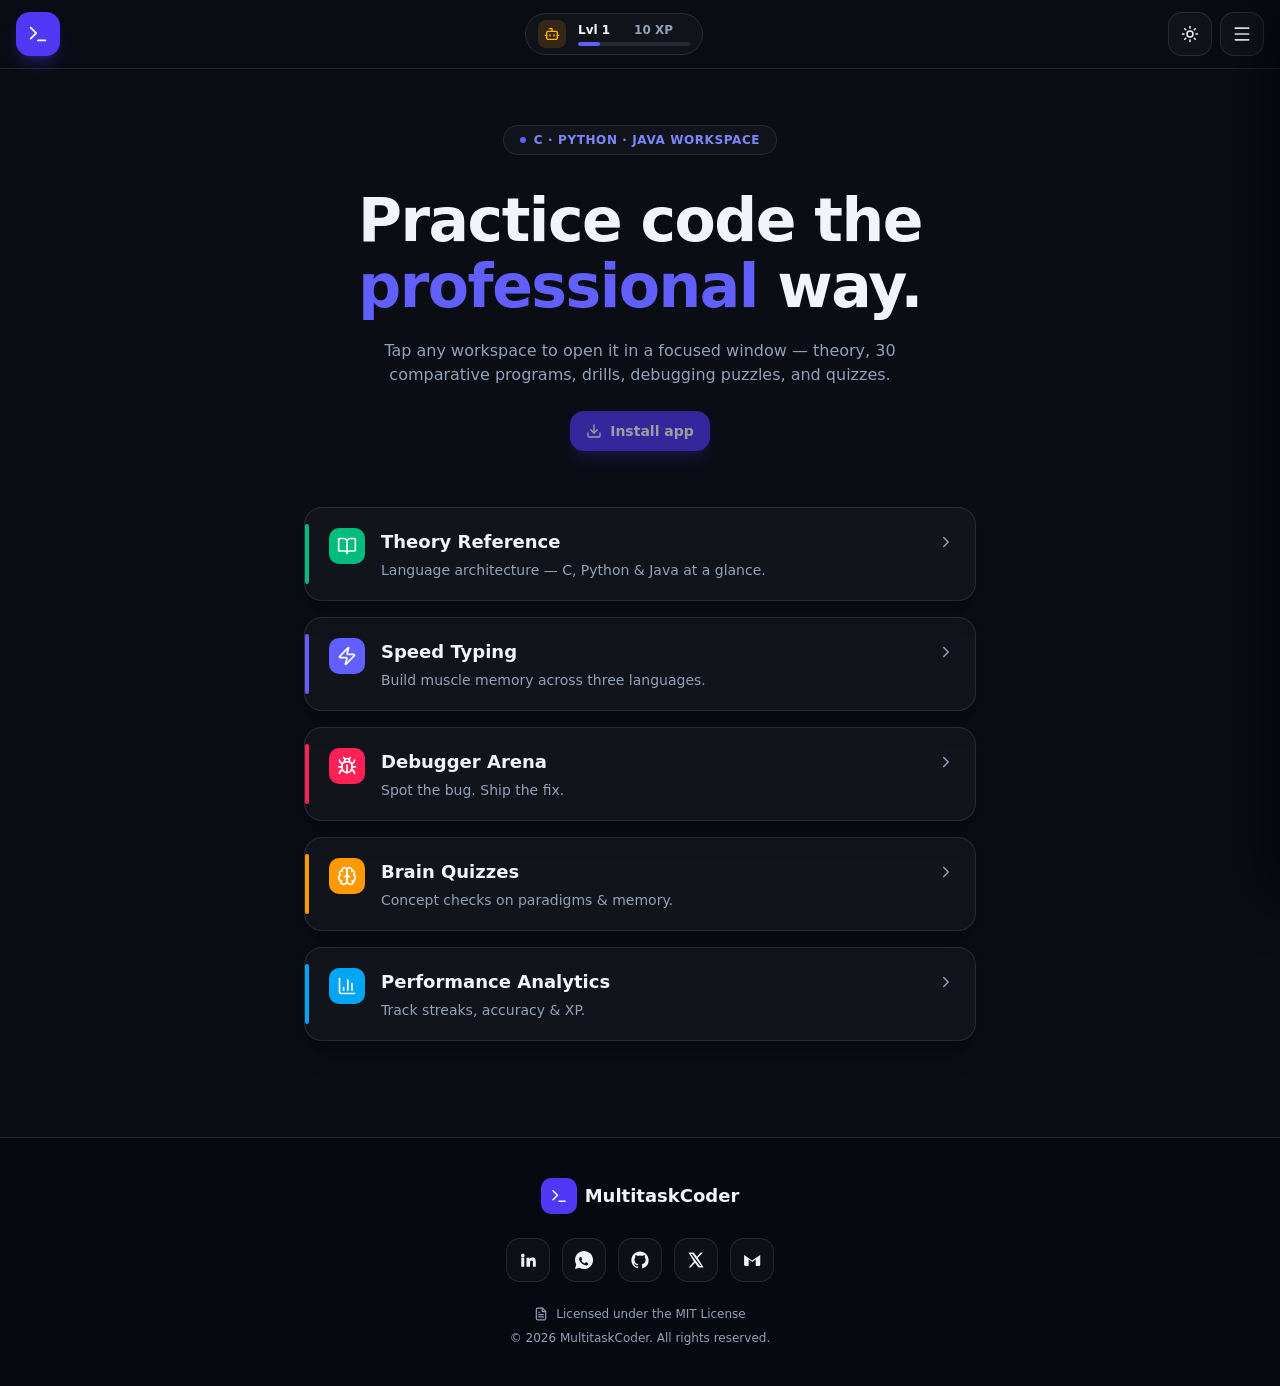
<file: index.html>
<!DOCTYPE html>
<html lang="en" class="dark">
<head>
  <meta charset="utf-8">
  <meta name="viewport" content="width=device-width, initial-scale=1">
  <title>MultitaskCoder — Practice C, Python &amp; Java</title>

  <meta name="description" content="A gamified workspace with 30 comparative programs, theory, typing drills, debugging puzzles, and quizzes across C, Python, and Java.">
  <meta name="theme-color" content="#4f46e5">

  <!-- PWA / iOS home-screen -->
  <meta name="apple-mobile-web-app-capable" content="yes">
  <meta name="apple-mobile-web-app-status-bar-style" content="black-translucent">
  <meta name="apple-mobile-web-app-title" content="MultitaskCoder">
  <link rel="manifest" href="./manifest.webmanifest">
  <link rel="icon" href="./assets/icons/favicon.ico" type="image/x-icon">
  <link rel="apple-touch-icon" href="./assets/icons/icon-192.png">

  <!-- Open Graph / Twitter (absolute URL required by the spec for social-media crawlers) -->
  <meta property="og:type" content="website">
  <meta property="og:title" content="MultitaskCoder — Practice C, Python &amp; Java">
  <meta property="og:description" content="A gamified workspace with 30 comparative programs, theory, typing drills, debugging puzzles, and quizzes across C, Python, and Java.">
  <meta property="og:image" content="https://pub-bb2e103a32db4e198524a2e9ed8f35b4.r2.dev/af7c9cf9-385e-4282-8b02-63d2bfdb34aa/id-preview-4fb9316d--4d228330-1f80-40c3-a4d7-594344d08f3d.lovable.app-1783873133806.png">
  <meta name="twitter:card" content="summary_large_image">
  <meta name="twitter:title" content="MultitaskCoder — Practice C, Python &amp; Java">
  <meta name="twitter:description" content="A gamified workspace with 30 comparative programs, theory, typing drills, debugging puzzles, and quizzes across C, Python, and Java.">
  <meta name="twitter:image" content="https://pub-bb2e103a32db4e198524a2e9ed8f35b4.r2.dev/af7c9cf9-385e-4282-8b02-63d2bfdb34aa/id-preview-4fb9316d--4d228330-1f80-40c3-a4d7-594344d08f3d.lovable.app-1783873133806.png">

  <link rel="stylesheet" href="./style.css">
</head>
<body>
  <div id="pageLoader" class="page-loader" aria-hidden="true">
    <div class="page-loader-inner">
      <div class="page-loader-logo">
        <svg xmlns="http://www.w3.org/2000/svg" width="24" height="24" viewBox="0 0 24 24" fill="none" stroke="currentColor" stroke-width="2" stroke-linecap="round" stroke-linejoin="round" aria-hidden="true">
          <path d="M12 19h8"></path>
          <path d="m4 17 6-6-6-6"></path>
        </svg>
      </div>
      <div class="page-loader-spinner"></div>
      <p class="page-loader-text">MultitaskCoder</p>
    </div>
  </div>
  <div class="min-h-screen bg-[#0a0d14] text-slate-100 transition-colors surface-page">
    <header class="sticky top-0 z-40 flex items-center justify-between gap-3 px-4 py-3 backdrop-blur-xl border-b bg-[#0a0d14]/80 border-white/10 surface-panel">
      <a href="./index.html" class="flex h-11 w-11 items-center justify-center rounded-xl bg-indigo-600 text-white shadow-lg shadow-indigo-600/30 logo-3d" aria-label="MultitaskCoder home">
        <svg xmlns="http://www.w3.org/2000/svg" width="22" height="22" viewBox="0 0 24 24" fill="none" stroke="currentColor" stroke-width="2" stroke-linecap="round" stroke-linejoin="round" class="lucide lucide-terminal" aria-hidden="true">
          <path d="M12 19h8"></path>
          <path d="m4 17 6-6-6-6"></path>
        </svg>
      </a>
      <div class="flex items-center gap-3 rounded-full border px-3 py-1.5 bg-white/[0.03] border-white/10 surface-panel">
        <div class="flex h-7 w-7 items-center justify-center rounded-md bg-amber-500/15 text-amber-400">
          <svg xmlns="http://www.w3.org/2000/svg" width="16" height="16" viewBox="0 0 24 24" fill="none" stroke="currentColor" stroke-width="2" stroke-linecap="round" stroke-linejoin="round" class="lucide lucide-bot" aria-hidden="true">
            <path d="M12 8V4H8"></path>
            <rect width="16" height="12" x="4" y="8" rx="2"></rect>
            <path d="M2 14h2"></path>
            <path d="M20 14h2"></path>
            <path d="M15 13v2"></path>
            <path d="M9 13v2"></path>
          </svg>
        </div>
        <div class="flex flex-col leading-none">
          <div class="flex items-center gap-6 text-xs font-semibold">
            <span id="levelLabel">Lvl 1</span>
            <span id="xpLabel" class="text-slate-400 text-muted">10 XP</span>
          </div>
          <div class="mt-1 h-1 w-28 overflow-hidden rounded-full bg-white/10">
            <div id="xpBar" class="h-full w-1/5 rounded-full bg-indigo-500 xp-bar-fill"></div>
          </div>
        </div>
      </div>
      <div class="flex items-center gap-2">
        <button id="themeToggleBtn" aria-label="Toggle theme" class="flex h-11 w-11 items-center justify-center rounded-xl border bg-white/[0.03] border-white/10 surface-panel btn-3d">
          <svg xmlns="http://www.w3.org/2000/svg" width="18" height="18" viewBox="0 0 24 24" fill="none" stroke="currentColor" stroke-width="2" stroke-linecap="round" stroke-linejoin="round" class="lucide lucide-sun" aria-hidden="true" id="themeIcon">
            <circle cx="12" cy="12" r="4"></circle>
            <path d="M12 2v2"></path>
            <path d="M12 20v2"></path>
            <path d="m4.93 4.93 1.41 1.41"></path>
            <path d="m17.66 17.66 1.41 1.41"></path>
            <path d="M2 12h2"></path>
            <path d="M20 12h2"></path>
            <path d="m6.34 17.66-1.41 1.41"></path>
            <path d="m19.07 4.93-1.41 1.41"></path>
          </svg>
        </button>
        <button id="menuToggleBtn" aria-label="Open menu" aria-expanded="false" class="flex h-11 w-11 items-center justify-center rounded-xl border bg-white/[0.03] border-white/10 surface-panel btn-3d">
          <svg xmlns="http://www.w3.org/2000/svg" width="20" height="20" viewBox="0 0 24 24" fill="none" stroke="currentColor" stroke-width="2" stroke-linecap="round" stroke-linejoin="round" class="lucide lucide-menu" aria-hidden="true">
            <path d="M4 5h16"></path>
            <path d="M4 12h16"></path>
            <path d="M4 19h16"></path>
          </svg>
        </button>
      </div>
    </header>

    <!-- Slide-in navigation drawer (added: menu button now opens this) -->
    <div id="navOverlay" class="nav-overlay"></div>
    <nav id="navDrawer" class="nav-drawer surface-panel" aria-label="Site navigation">
      <div class="nav-drawer-head">
        <span class="nav-drawer-title">Menu</span>
        <button id="navCloseBtn" class="btn-3d nav-close-btn" aria-label="Close menu">&times;</button>
      </div>
      <a href="./index.html" class="nav-drawer-link">Home</a>
      <a href="./pages/theory.html" class="nav-drawer-link">Theory Reference</a>
      <a href="./pages/typing.html" class="nav-drawer-link">Speed Typing</a>
      <a href="./pages/debugger.html" class="nav-drawer-link">Debugger Arena</a>
      <a href="./pages/quizzes.html" class="nav-drawer-link">Brain Quizzes</a>
      <a href="./pages/analytics.html" class="nav-drawer-link">Performance Analytics</a>
    </nav>

    <main class="relative px-6 pt-14 pb-16 text-center">
      <div class="relative mx-auto inline-flex items-center gap-2 rounded-full border px-4 py-1.5 text-xs font-semibold uppercase tracking-wider text-indigo-400 bg-white/[0.03] border-white/10 surface-panel entrance-1">
        <span class="h-1.5 w-1.5 rounded-full bg-indigo-500 animate-pulse"></span>
        C · Python · Java Workspace
      </div>
      <h1 class="mx-auto mt-8 max-w-3xl text-4xl font-bold leading-[1.1] tracking-tight sm:text-6xl entrance-2">Practice code the <span class="text-indigo-500">professional</span> way.</h1>
      <p class="mx-auto mt-5 max-w-xl text-base text-slate-400 text-muted entrance-3">Tap any workspace to open it in a focused window — theory, 30 comparative programs, drills, debugging puzzles, and quizzes.</p>
      <button id="installAppBtn" class="mt-6 inline-flex items-center gap-2 rounded-xl bg-indigo-600 px-4 py-2.5 text-sm font-semibold text-white shadow-lg shadow-indigo-600/30 hover:bg-indigo-500 disabled:opacity-60 btn-3d entrance-4">
        <svg xmlns="http://www.w3.org/2000/svg" width="16" height="16" viewBox="0 0 24 24" fill="none" stroke="currentColor" stroke-width="2" stroke-linecap="round" stroke-linejoin="round" class="lucide lucide-download" aria-hidden="true">
          <path d="M12 15V3"></path>
          <path d="M21 15v4a2 2 0 0 1-2 2H5a2 2 0 0 1-2-2v-4"></path>
          <path d="m7 10 5 5 5-5"></path>
        </svg>
        <!-- -->
        Install app
      </button>
      <section class="mx-auto mt-14 grid max-w-2xl gap-4 text-left">
        <a href="./pages/theory.html" class="workspace-card surface-panel group relative overflow-hidden rounded-2xl border p-5 pl-6 text-left shadow-xl shadow-black/20 transition hover:-translate-y-0.5 hover:ring-2 ring-emerald-500/40 bg-white/[0.03] border-white/10 entrance-card-1">
          <span class="absolute inset-y-4 left-0 w-1 rounded-full bg-emerald-500"></span>
          <div class="flex items-start gap-4">
            <div class="rounded-lg p-2 text-white bg-emerald-500">
              <svg xmlns="http://www.w3.org/2000/svg" width="20" height="20" viewBox="0 0 24 24" fill="none" stroke="currentColor" stroke-width="2" stroke-linecap="round" stroke-linejoin="round" class="lucide lucide-book-open" aria-hidden="true">
                <path d="M12 7v14"></path>
                <path d="M3 18a1 1 0 0 1-1-1V4a1 1 0 0 1 1-1h5a4 4 0 0 1 4 4 4 4 0 0 1 4-4h5a1 1 0 0 1 1 1v13a1 1 0 0 1-1 1h-6a3 3 0 0 0-3 3 3 3 0 0 0-3-3z"></path>
              </svg>
            </div>
            <div class="min-w-0 flex-1">
              <div class="flex items-center justify-between gap-3">
                <h2 class="text-lg font-bold">Theory Reference</h2>
                <svg xmlns="http://www.w3.org/2000/svg" width="18" height="18" viewBox="0 0 24 24" fill="none" stroke="currentColor" stroke-width="2" stroke-linecap="round" stroke-linejoin="round" class="lucide lucide-chevron-right text-slate-400 transition group-hover:translate-x-0.5" aria-hidden="true">
                  <path d="m9 18 6-6-6-6"></path>
                </svg>
              </div>
              <p class="mt-1 text-sm text-slate-400 text-muted">Language architecture — C, Python &amp; Java at a glance.</p>
            </div>
          </div>
        </a>
        <a href="./pages/typing.html" class="workspace-card surface-panel group relative overflow-hidden rounded-2xl border p-5 pl-6 text-left shadow-xl shadow-black/20 transition hover:-translate-y-0.5 hover:ring-2 ring-indigo-500/40 bg-white/[0.03] border-white/10 entrance-card-2">
          <span class="absolute inset-y-4 left-0 w-1 rounded-full bg-indigo-500"></span>
          <div class="flex items-start gap-4">
            <div class="rounded-lg p-2 text-white bg-indigo-500">
              <svg xmlns="http://www.w3.org/2000/svg" width="20" height="20" viewBox="0 0 24 24" fill="none" stroke="currentColor" stroke-width="2" stroke-linecap="round" stroke-linejoin="round" class="lucide lucide-zap" aria-hidden="true">
                <path d="M4 14a1 1 0 0 1-.78-1.63l9.9-10.2a.5.5 0 0 1 .86.46l-1.92 6.02A1 1 0 0 0 13 10h7a1 1 0 0 1 .78 1.63l-9.9 10.2a.5.5 0 0 1-.86-.46l1.92-6.02A1 1 0 0 0 11 14z"></path>
              </svg>
            </div>
            <div class="min-w-0 flex-1">
              <div class="flex items-center justify-between gap-3">
                <h2 class="text-lg font-bold">Speed Typing</h2>
                <svg xmlns="http://www.w3.org/2000/svg" width="18" height="18" viewBox="0 0 24 24" fill="none" stroke="currentColor" stroke-width="2" stroke-linecap="round" stroke-linejoin="round" class="lucide lucide-chevron-right text-slate-400 transition group-hover:translate-x-0.5" aria-hidden="true">
                  <path d="m9 18 6-6-6-6"></path>
                </svg>
              </div>
              <p class="mt-1 text-sm text-slate-400 text-muted">Build muscle memory across three languages.</p>
            </div>
          </div>
        </a>
        <a href="./pages/debugger.html" class="workspace-card surface-panel group relative overflow-hidden rounded-2xl border p-5 pl-6 text-left shadow-xl shadow-black/20 transition hover:-translate-y-0.5 hover:ring-2 ring-rose-500/40 bg-white/[0.03] border-white/10 entrance-card-3">
          <span class="absolute inset-y-4 left-0 w-1 rounded-full bg-rose-500"></span>
          <div class="flex items-start gap-4">
            <div class="rounded-lg p-2 text-white bg-rose-500">
              <svg xmlns="http://www.w3.org/2000/svg" width="20" height="20" viewBox="0 0 24 24" fill="none" stroke="currentColor" stroke-width="2" stroke-linecap="round" stroke-linejoin="round" class="lucide lucide-bug" aria-hidden="true">
                <path d="M12 20v-9"></path>
                <path d="M14 7a4 4 0 0 1 4 4v3a6 6 0 0 1-12 0v-3a4 4 0 0 1 4-4z"></path>
                <path d="M14.12 3.88 16 2"></path>
                <path d="M21 21a4 4 0 0 0-3.81-4"></path>
                <path d="M21 5a4 4 0 0 1-3.55 3.97"></path>
                <path d="M22 13h-4"></path>
                <path d="M3 21a4 4 0 0 1 3.81-4"></path>
                <path d="M3 5a4 4 0 0 0 3.55 3.97"></path>
                <path d="M6 13H2"></path>
                <path d="m8 2 1.88 1.88"></path>
                <path d="M9 7.13V6a3 3 0 1 1 6 0v1.13"></path>
              </svg>
            </div>
            <div class="min-w-0 flex-1">
              <div class="flex items-center justify-between gap-3">
                <h2 class="text-lg font-bold">Debugger Arena</h2>
                <svg xmlns="http://www.w3.org/2000/svg" width="18" height="18" viewBox="0 0 24 24" fill="none" stroke="currentColor" stroke-width="2" stroke-linecap="round" stroke-linejoin="round" class="lucide lucide-chevron-right text-slate-400 transition group-hover:translate-x-0.5" aria-hidden="true">
                  <path d="m9 18 6-6-6-6"></path>
                </svg>
              </div>
              <p class="mt-1 text-sm text-slate-400 text-muted">Spot the bug. Ship the fix.</p>
            </div>
          </div>
        </a>
        <a href="./pages/quizzes.html" class="workspace-card surface-panel group relative overflow-hidden rounded-2xl border p-5 pl-6 text-left shadow-xl shadow-black/20 transition hover:-translate-y-0.5 hover:ring-2 ring-amber-500/40 bg-white/[0.03] border-white/10 entrance-card-4">
          <span class="absolute inset-y-4 left-0 w-1 rounded-full bg-amber-500"></span>
          <div class="flex items-start gap-4">
            <div class="rounded-lg p-2 text-white bg-amber-500">
              <svg xmlns="http://www.w3.org/2000/svg" width="20" height="20" viewBox="0 0 24 24" fill="none" stroke="currentColor" stroke-width="2" stroke-linecap="round" stroke-linejoin="round" class="lucide lucide-brain" aria-hidden="true">
                <path d="M12 18V5"></path>
                <path d="M15 13a4.17 4.17 0 0 1-3-4 4.17 4.17 0 0 1-3 4"></path>
                <path d="M17.598 6.5A3 3 0 1 0 12 5a3 3 0 1 0-5.598 1.5"></path>
                <path d="M17.997 5.125a4 4 0 0 1 2.526 5.77"></path>
                <path d="M18 18a4 4 0 0 0 2-7.464"></path>
                <path d="M19.967 17.483A4 4 0 1 1 12 18a4 4 0 1 1-7.967-.517"></path>
                <path d="M6 18a4 4 0 0 1-2-7.464"></path>
                <path d="M6.003 5.125a4 4 0 0 0-2.526 5.77"></path>
              </svg>
            </div>
            <div class="min-w-0 flex-1">
              <div class="flex items-center justify-between gap-3">
                <h2 class="text-lg font-bold">Brain Quizzes</h2>
                <svg xmlns="http://www.w3.org/2000/svg" width="18" height="18" viewBox="0 0 24 24" fill="none" stroke="currentColor" stroke-width="2" stroke-linecap="round" stroke-linejoin="round" class="lucide lucide-chevron-right text-slate-400 transition group-hover:translate-x-0.5" aria-hidden="true">
                  <path d="m9 18 6-6-6-6"></path>
                </svg>
              </div>
              <p class="mt-1 text-sm text-slate-400 text-muted">Concept checks on paradigms &amp; memory.</p>
            </div>
          </div>
        </a>
        <a href="./pages/analytics.html" class="workspace-card surface-panel group relative overflow-hidden rounded-2xl border p-5 pl-6 text-left shadow-xl shadow-black/20 transition hover:-translate-y-0.5 hover:ring-2 ring-sky-500/40 bg-white/[0.03] border-white/10 entrance-card-5">
          <span class="absolute inset-y-4 left-0 w-1 rounded-full bg-sky-500"></span>
          <div class="flex items-start gap-4">
            <div class="rounded-lg p-2 text-white bg-sky-500">
              <svg xmlns="http://www.w3.org/2000/svg" width="20" height="20" viewBox="0 0 24 24" fill="none" stroke="currentColor" stroke-width="2" stroke-linecap="round" stroke-linejoin="round" class="lucide lucide-chart-column" aria-hidden="true">
                <path d="M3 3v16a2 2 0 0 0 2 2h16"></path>
                <path d="M18 17V9"></path>
                <path d="M13 17V5"></path>
                <path d="M8 17v-3"></path>
              </svg>
            </div>
            <div class="min-w-0 flex-1">
              <div class="flex items-center justify-between gap-3">
                <h2 class="text-lg font-bold">Performance Analytics</h2>
                <svg xmlns="http://www.w3.org/2000/svg" width="18" height="18" viewBox="0 0 24 24" fill="none" stroke="currentColor" stroke-width="2" stroke-linecap="round" stroke-linejoin="round" class="lucide lucide-chevron-right text-slate-400 transition group-hover:translate-x-0.5" aria-hidden="true">
                  <path d="m9 18 6-6-6-6"></path>
                </svg>
              </div>
              <p class="mt-1 text-sm text-slate-400 text-muted">Track streaks, accuracy &amp; XP.</p>
            </div>
          </div>
        </a>
      </section>
    </main>
    <footer class="mt-8 border-t px-6 py-10 border-white/10 bg-[#070911] surface-footer">
      <div class="mx-auto flex max-w-2xl flex-col items-center gap-6 text-center">
        <div class="flex items-center gap-2">
          <div class="flex h-9 w-9 items-center justify-center rounded-lg bg-indigo-600 text-white">
            <svg xmlns="http://www.w3.org/2000/svg" width="18" height="18" viewBox="0 0 24 24" fill="none" stroke="currentColor" stroke-width="2" stroke-linecap="round" stroke-linejoin="round" class="lucide lucide-terminal" aria-hidden="true">
              <path d="M12 19h8"></path>
              <path d="m4 17 6-6-6-6"></path>
            </svg>
          </div>
          <span class="text-lg font-bold">MultitaskCoder</span>
        </div>
        <div class="flex flex-wrap items-center justify-center gap-3">
          <a href="https://www.linkedin.com/" target="_blank" rel="noopener noreferrer" aria-label="LinkedIn" class="flex h-11 w-11 items-center justify-center rounded-xl border transition hover:scale-105 bg-white/[0.03] border-white/10 surface-panel btn-3d">
            <svg width="18" height="18" viewBox="0 0 24 24" fill="currentColor" aria-hidden="true">
              <path d="M4.98 3.5a2.5 2.5 0 11.02 5 2.5 2.5 0 01-.02-5zM3 9h4v12H3V9zm7 0h3.8v1.7h.05c.53-.95 1.83-1.95 3.77-1.95 4.03 0 4.78 2.65 4.78 6.1V21H18.6v-5.35c0-1.28-.02-2.93-1.78-2.93-1.78 0-2.05 1.4-2.05 2.84V21H10V9z"></path>
            </svg>
          </a>
          <a href="https://wa.me/" target="_blank" rel="noopener noreferrer" aria-label="WhatsApp" class="flex h-11 w-11 items-center justify-center rounded-xl border transition hover:scale-105 bg-white/[0.03] border-white/10 surface-panel btn-3d">
            <svg width="18" height="18" viewBox="0 0 24 24" fill="currentColor" aria-hidden="true">
              <path d="M20.52 3.48A11.9 11.9 0 0012.03 0C5.4 0 .03 5.37.03 12c0 2.11.55 4.17 1.6 5.98L0 24l6.18-1.62A11.98 11.98 0 0012.03 24c6.63 0 12-5.37 12-12 0-3.2-1.25-6.21-3.5-8.52zm-3.12 14.32c-.24.68-1.42 1.32-1.99 1.4-.51.08-1.16.11-1.87-.12-.44-.14-.99-.32-1.7-.63-2.98-1.29-4.93-4.29-5.08-4.49-.15-.2-1.22-1.62-1.22-3.08s.77-2.19 1.04-2.48c.27-.3.59-.37.79-.37h.56c.18 0 .42-.08.66.5.24.58.83 2.04.9 2.18.07.15.12.32.02.52-.09.2-.14.32-.29.49-.15.17-.31.39-.44.52-.15.15-.3.31-.13.6.17.29.76 1.25 1.63 2.03 1.12 1 2.07 1.32 2.36 1.46.29.15.47.13.64-.07.18-.2.74-.87.94-1.16.19-.29.39-.24.66-.14.27.1 1.72.81 2.01.96.29.14.49.21.56.34.07.13.07.72-.17 1.4z"></path>
            </svg>
          </a>
          <a href="https://github.com/" target="_blank" rel="noopener noreferrer" aria-label="GitHub" class="flex h-11 w-11 items-center justify-center rounded-xl border transition hover:scale-105 bg-white/[0.03] border-white/10 surface-panel btn-3d">
            <svg width="18" height="18" viewBox="0 0 24 24" fill="currentColor" aria-hidden="true">
              <path d="M12 .5C5.65.5.5 5.65.5 12a11.5 11.5 0 007.86 10.92c.58.11.79-.25.79-.56v-2c-3.2.7-3.87-1.37-3.87-1.37-.52-1.33-1.28-1.68-1.28-1.68-1.05-.72.08-.7.08-.7 1.16.08 1.77 1.2 1.77 1.2 1.03 1.77 2.7 1.26 3.36.96.1-.75.4-1.26.73-1.55-2.55-.29-5.24-1.28-5.24-5.7 0-1.26.45-2.29 1.19-3.1-.12-.3-.52-1.48.11-3.08 0 0 .97-.31 3.18 1.18a11 11 0 015.8 0c2.2-1.49 3.17-1.18 3.17-1.18.63 1.6.23 2.78.11 3.08.74.81 1.19 1.84 1.19 3.1 0 4.43-2.7 5.4-5.26 5.69.41.36.77 1.06.77 2.14v3.17c0 .31.21.68.8.56A11.5 11.5 0 0023.5 12C23.5 5.65 18.35.5 12 .5z"></path>
            </svg>
          </a>
          <a href="https://twitter.com/" target="_blank" rel="noopener noreferrer" aria-label="Twitter" class="flex h-11 w-11 items-center justify-center rounded-xl border transition hover:scale-105 bg-white/[0.03] border-white/10 surface-panel btn-3d">
            <svg width="18" height="18" viewBox="0 0 24 24" fill="currentColor" aria-hidden="true">
              <path d="M18.244 2H21l-6.52 7.45L22 22h-6.75l-4.72-6.17L4.98 22H2.22l6.97-7.96L2 2h6.91l4.27 5.65L18.24 2zm-1.18 18h1.87L7.03 4H5.03l12.03 16z"></path>
            </svg>
          </a>
          <a href="mailto:hello@example.com" target="_blank" rel="noopener noreferrer" aria-label="Gmail" class="flex h-11 w-11 items-center justify-center rounded-xl border transition hover:scale-105 bg-white/[0.03] border-white/10 surface-panel btn-3d">
            <svg width="18" height="18" viewBox="0 0 24 24" fill="currentColor" aria-hidden="true">
              <path d="M12 12.7L1.5 5.3V18a2 2 0 002 2h4V11l5 3.5L17 11v9h4a2 2 0 002-2V5.3L12 12.7z"></path>
            </svg>
          </a>
        </div>
        <div class="flex flex-col items-center gap-2 text-xs text-slate-400 text-muted">
          <div class="flex items-center gap-2">
            <svg xmlns="http://www.w3.org/2000/svg" width="14" height="14" viewBox="0 0 24 24" fill="none" stroke="currentColor" stroke-width="2" stroke-linecap="round" stroke-linejoin="round" class="lucide lucide-file-text" aria-hidden="true">
              <path d="M6 22a2 2 0 0 1-2-2V4a2 2 0 0 1 2-2h8a2.4 2.4 0 0 1 1.704.706l3.588 3.588A2.4 2.4 0 0 1 20 8v12a2 2 0 0 1-2 2z"></path>
              <path d="M14 2v5a1 1 0 0 0 1 1h5"></path>
              <path d="M10 9H8"></path>
              <path d="M16 13H8"></path>
              <path d="M16 17H8"></path>
            </svg>
            <span>Licensed under the MIT License</span>
          </div>
          <span>© <!-- -->2026<!-- --> MultitaskCoder. All rights reserved.</span>
        </div>
      </div>
    </footer>
  </div>
  <script src="./script.js"></script>
</body>
</html>
</file>
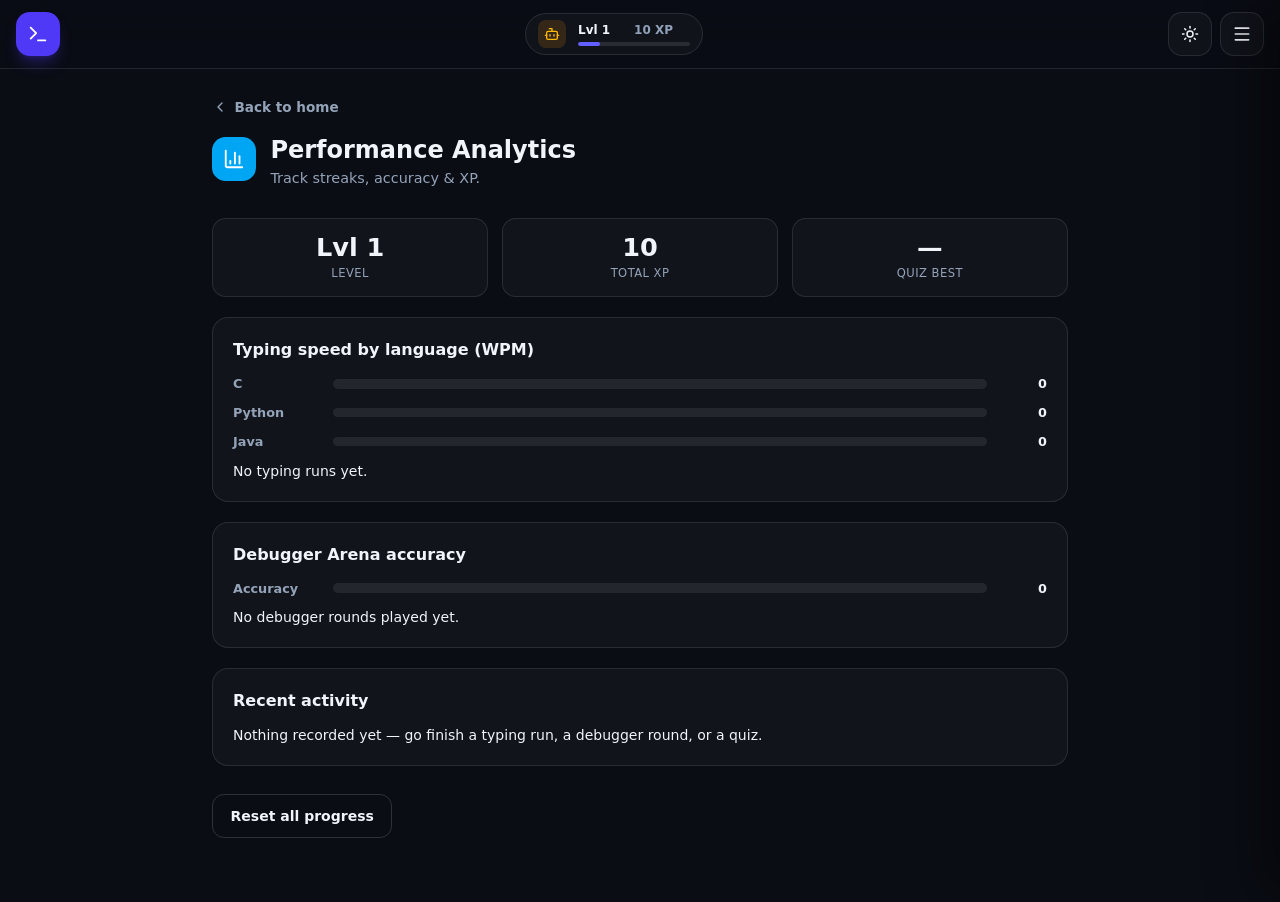
<file: pages/analytics.html>
<!DOCTYPE html>
<html lang="en" class="dark">
<head>
  <meta charset="utf-8">
  <meta name="viewport" content="width=device-width, initial-scale=1">
  <title>Performance Analytics — MultitaskCoder</title>
  <meta name="description" content="Dashboard tracking XP, level, typing speed, debugger accuracy, and quiz history.">
  <meta name="theme-color" content="#4f46e5">
  <meta name="apple-mobile-web-app-capable" content="yes">
  <meta name="apple-mobile-web-app-status-bar-style" content="black-translucent">
  <meta name="apple-mobile-web-app-title" content="MultitaskCoder">
  <link rel="manifest" href="../manifest.webmanifest">
  <link rel="icon" href="../assets/icons/favicon.ico" type="image/x-icon">
  <link rel="apple-touch-icon" href="../assets/icons/icon-192.png">
  <link rel="stylesheet" href="../style.css">
</head>
<body>
  <div class="min-h-screen bg-[#0a0d14] text-slate-100 transition-colors surface-page app-shell">
    <header class="sticky top-0 z-40 flex items-center justify-between gap-3 px-4 py-3 backdrop-blur-xl border-b bg-[#0a0d14]/80 border-white/10 surface-panel">
      <a href="../index.html" class="flex h-11 w-11 items-center justify-center rounded-xl bg-indigo-600 text-white shadow-lg shadow-indigo-600/30 logo-3d" aria-label="MultitaskCoder home">
        <svg xmlns="http://www.w3.org/2000/svg" width="22" height="22" viewBox="0 0 24 24" fill="none" stroke="currentColor" stroke-width="2" stroke-linecap="round" stroke-linejoin="round" class="lucide lucide-terminal" aria-hidden="true">
          <path d="M12 19h8"></path>
          <path d="m4 17 6-6-6-6"></path>
        </svg>
      </a>
      <div class="flex items-center gap-3 rounded-full border px-3 py-1.5 bg-white/[0.03] border-white/10 surface-panel">
        <div class="flex h-7 w-7 items-center justify-center rounded-md bg-amber-500/15 text-amber-400">
          <svg xmlns="http://www.w3.org/2000/svg" width="16" height="16" viewBox="0 0 24 24" fill="none" stroke="currentColor" stroke-width="2" stroke-linecap="round" stroke-linejoin="round" class="lucide lucide-bot" aria-hidden="true">
            <path d="M12 8V4H8"></path>
            <rect width="16" height="12" x="4" y="8" rx="2"></rect>
            <path d="M2 14h2"></path>
            <path d="M20 14h2"></path>
            <path d="M15 13v2"></path>
            <path d="M9 13v2"></path>
          </svg>
        </div>
        <div class="flex flex-col leading-none">
          <div class="flex items-center gap-6 text-xs font-semibold">
            <span id="levelLabel">Lvl 1</span>
            <span id="xpLabel" class="text-slate-400 text-muted">10 XP</span>
          </div>
          <div class="mt-1 h-1 w-28 overflow-hidden rounded-full bg-white/10">
            <div id="xpBar" class="h-full w-1/5 rounded-full bg-indigo-500 xp-bar-fill"></div>
          </div>
        </div>
      </div>
      <div class="flex items-center gap-2">
        <button id="themeToggleBtn" aria-label="Toggle theme" class="flex h-11 w-11 items-center justify-center rounded-xl border bg-white/[0.03] border-white/10 surface-panel btn-3d">
          <svg xmlns="http://www.w3.org/2000/svg" width="18" height="18" viewBox="0 0 24 24" fill="none" stroke="currentColor" stroke-width="2" stroke-linecap="round" stroke-linejoin="round" class="lucide lucide-sun" aria-hidden="true" id="themeIcon">
            <circle cx="12" cy="12" r="4"></circle>
            <path d="M12 2v2"></path>
            <path d="M12 20v2"></path>
            <path d="m4.93 4.93 1.41 1.41"></path>
            <path d="m17.66 17.66 1.41 1.41"></path>
            <path d="M2 12h2"></path>
            <path d="M20 12h2"></path>
            <path d="m6.34 17.66-1.41 1.41"></path>
            <path d="m19.07 4.93-1.41 1.41"></path>
          </svg>
        </button>
        <button id="menuToggleBtn" aria-label="Open menu" aria-expanded="false" class="flex h-11 w-11 items-center justify-center rounded-xl border bg-white/[0.03] border-white/10 surface-panel btn-3d">
          <svg xmlns="http://www.w3.org/2000/svg" width="20" height="20" viewBox="0 0 24 24" fill="none" stroke="currentColor" stroke-width="2" stroke-linecap="round" stroke-linejoin="round" class="lucide lucide-menu" aria-hidden="true">
            <path d="M4 5h16"></path>
            <path d="M4 12h16"></path>
            <path d="M4 19h16"></path>
          </svg>
        </button>
      </div>
    </header>

    <div id="navOverlay" class="nav-overlay"></div>
    <nav id="navDrawer" class="nav-drawer surface-panel" aria-label="Site navigation">
      <div class="nav-drawer-head">
        <span class="nav-drawer-title">Menu</span>
        <button id="navCloseBtn" class="btn-3d nav-close-btn" aria-label="Close menu">&times;</button>
      </div>
      <a href="../index.html" class="nav-drawer-link">Home</a>
      <a href="./theory.html" class="nav-drawer-link">Theory Reference</a>
      <a href="./typing.html" class="nav-drawer-link">Speed Typing</a>
      <a href="./debugger.html" class="nav-drawer-link">Debugger Arena</a>
      <a href="./quizzes.html" class="nav-drawer-link">Brain Quizzes</a>
      <a href="./analytics.html" class="nav-drawer-link">Performance Analytics</a>
    </nav>
    <main class="app-container">
      <a href="../index.html" class="app-back-link">
        <svg xmlns="http://www.w3.org/2000/svg" width="16" height="16" viewBox="0 0 24 24" fill="none" stroke="currentColor" stroke-width="2" stroke-linecap="round" stroke-linejoin="round" aria-hidden="true"><path d="m15 18-6-6 6-6"></path></svg>
        Back to home
      </a>
      <div class="app-page-head">
        <div class="app-page-icon bg-sky-500"><svg xmlns="http://www.w3.org/2000/svg" width="22" height="22" viewBox="0 0 24 24" fill="none" stroke="currentColor" stroke-width="2" stroke-linecap="round" stroke-linejoin="round" aria-hidden="true"><path d="M3 3v16a2 2 0 0 0 2 2h16"></path><path d="M18 17V9"></path><path d="M13 17V5"></path><path d="M8 17v-3"></path></svg></div>
        <div>
          <h1 class="app-page-title">Performance Analytics</h1>
          <p class="app-page-sub">Track streaks, accuracy & XP.</p>
        </div>
      </div>
      <div class="app-grid-3" style="margin-bottom:1.25rem;">
        <div class="app-stat"><div class="app-stat-value" id="aLevel">Lvl 1</div><div class="app-stat-label">Level</div></div>
        <div class="app-stat"><div class="app-stat-value" id="aXp">10</div><div class="app-stat-label">Total XP</div></div>
        <div class="app-stat"><div class="app-stat-value" id="aQuizBest">—</div><div class="app-stat-label">Quiz best</div></div>
      </div>

      <div class="app-panel">
        <h2 class="text-base font-bold mb-3">Typing speed by language (WPM)</h2>
        <div id="wpmBars"></div>
      </div>

      <div class="app-panel">
        <h2 class="text-base font-bold mb-3">Debugger Arena accuracy</h2>
        <div id="debugBar"></div>
      </div>

      <div class="app-panel">
        <h2 class="text-base font-bold mb-3">Recent activity</h2>
        <div id="activityList"><p class="text-sm text-muted">Nothing recorded yet — go finish a typing run, a debugger round, or a quiz.</p></div>
      </div>

      <button class="app-btn app-btn-ghost" id="resetBtn" style="margin-top:0.5rem;">Reset all progress</button>

    </main>
  </div>
  <script src="../script.js"></script>
  <script src="./analytics.js"></script>
</body>
</html>
</file>
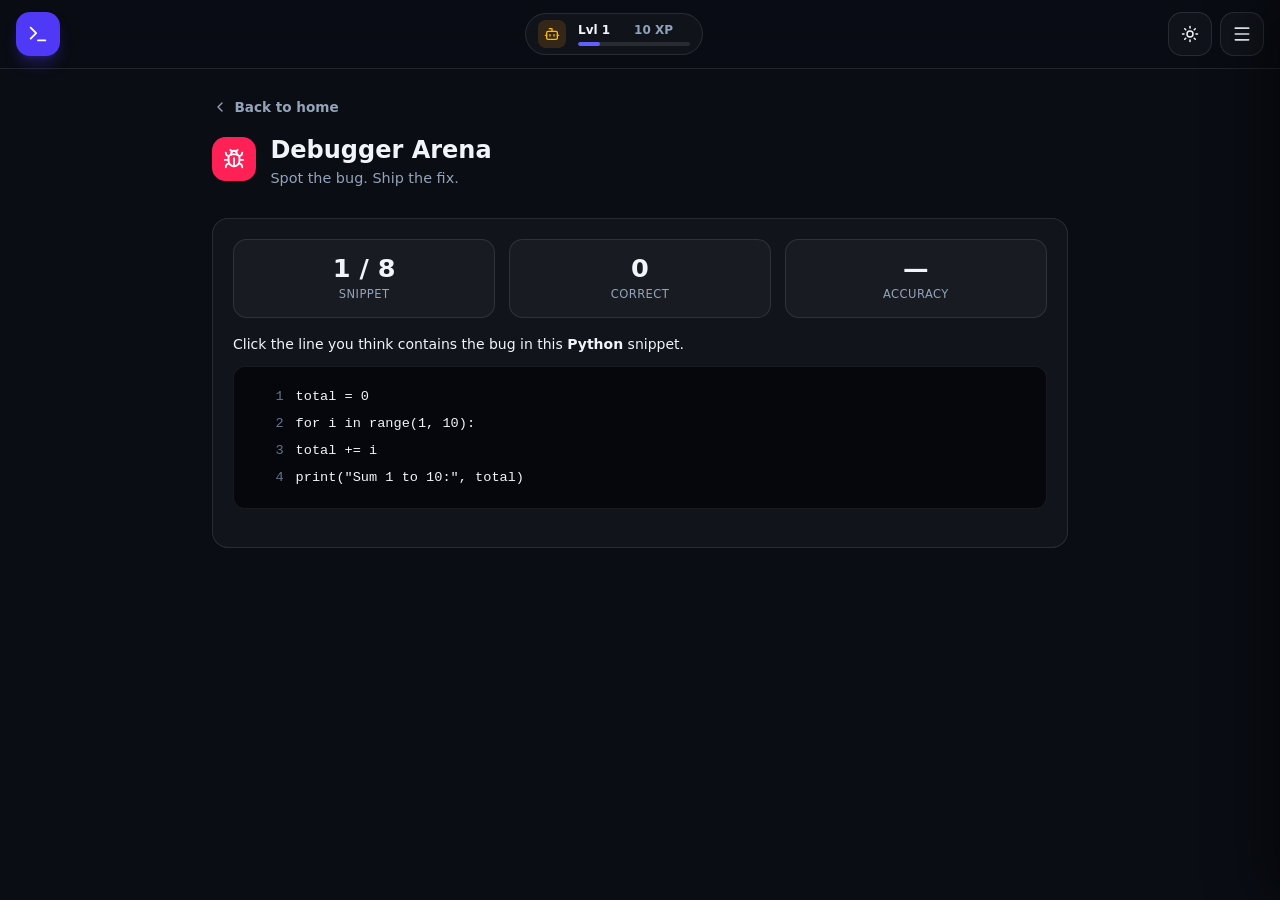
<file: pages/debugger.html>
<!DOCTYPE html>
<html lang="en" class="dark">
<head>
  <meta charset="utf-8">
  <meta name="viewport" content="width=device-width, initial-scale=1">
  <title>Debugger Arena — MultitaskCoder</title>
  <meta name="description" content="Spot the bug in short C, Python, and Java snippets and learn why each fix works.">
  <meta name="theme-color" content="#4f46e5">
  <meta name="apple-mobile-web-app-capable" content="yes">
  <meta name="apple-mobile-web-app-status-bar-style" content="black-translucent">
  <meta name="apple-mobile-web-app-title" content="MultitaskCoder">
  <link rel="manifest" href="../manifest.webmanifest">
  <link rel="icon" href="../assets/icons/favicon.ico" type="image/x-icon">
  <link rel="apple-touch-icon" href="../assets/icons/icon-192.png">
  <link rel="stylesheet" href="../style.css">
</head>
<body>
  <div class="min-h-screen bg-[#0a0d14] text-slate-100 transition-colors surface-page app-shell">
    <header class="sticky top-0 z-40 flex items-center justify-between gap-3 px-4 py-3 backdrop-blur-xl border-b bg-[#0a0d14]/80 border-white/10 surface-panel">
      <a href="../index.html" class="flex h-11 w-11 items-center justify-center rounded-xl bg-indigo-600 text-white shadow-lg shadow-indigo-600/30 logo-3d" aria-label="MultitaskCoder home">
        <svg xmlns="http://www.w3.org/2000/svg" width="22" height="22" viewBox="0 0 24 24" fill="none" stroke="currentColor" stroke-width="2" stroke-linecap="round" stroke-linejoin="round" class="lucide lucide-terminal" aria-hidden="true">
          <path d="M12 19h8"></path>
          <path d="m4 17 6-6-6-6"></path>
        </svg>
      </a>
      <div class="flex items-center gap-3 rounded-full border px-3 py-1.5 bg-white/[0.03] border-white/10 surface-panel">
        <div class="flex h-7 w-7 items-center justify-center rounded-md bg-amber-500/15 text-amber-400">
          <svg xmlns="http://www.w3.org/2000/svg" width="16" height="16" viewBox="0 0 24 24" fill="none" stroke="currentColor" stroke-width="2" stroke-linecap="round" stroke-linejoin="round" class="lucide lucide-bot" aria-hidden="true">
            <path d="M12 8V4H8"></path>
            <rect width="16" height="12" x="4" y="8" rx="2"></rect>
            <path d="M2 14h2"></path>
            <path d="M20 14h2"></path>
            <path d="M15 13v2"></path>
            <path d="M9 13v2"></path>
          </svg>
        </div>
        <div class="flex flex-col leading-none">
          <div class="flex items-center gap-6 text-xs font-semibold">
            <span id="levelLabel">Lvl 1</span>
            <span id="xpLabel" class="text-slate-400 text-muted">10 XP</span>
          </div>
          <div class="mt-1 h-1 w-28 overflow-hidden rounded-full bg-white/10">
            <div id="xpBar" class="h-full w-1/5 rounded-full bg-indigo-500 xp-bar-fill"></div>
          </div>
        </div>
      </div>
      <div class="flex items-center gap-2">
        <button id="themeToggleBtn" aria-label="Toggle theme" class="flex h-11 w-11 items-center justify-center rounded-xl border bg-white/[0.03] border-white/10 surface-panel btn-3d">
          <svg xmlns="http://www.w3.org/2000/svg" width="18" height="18" viewBox="0 0 24 24" fill="none" stroke="currentColor" stroke-width="2" stroke-linecap="round" stroke-linejoin="round" class="lucide lucide-sun" aria-hidden="true" id="themeIcon">
            <circle cx="12" cy="12" r="4"></circle>
            <path d="M12 2v2"></path>
            <path d="M12 20v2"></path>
            <path d="m4.93 4.93 1.41 1.41"></path>
            <path d="m17.66 17.66 1.41 1.41"></path>
            <path d="M2 12h2"></path>
            <path d="M20 12h2"></path>
            <path d="m6.34 17.66-1.41 1.41"></path>
            <path d="m19.07 4.93-1.41 1.41"></path>
          </svg>
        </button>
        <button id="menuToggleBtn" aria-label="Open menu" aria-expanded="false" class="flex h-11 w-11 items-center justify-center rounded-xl border bg-white/[0.03] border-white/10 surface-panel btn-3d">
          <svg xmlns="http://www.w3.org/2000/svg" width="20" height="20" viewBox="0 0 24 24" fill="none" stroke="currentColor" stroke-width="2" stroke-linecap="round" stroke-linejoin="round" class="lucide lucide-menu" aria-hidden="true">
            <path d="M4 5h16"></path>
            <path d="M4 12h16"></path>
            <path d="M4 19h16"></path>
          </svg>
        </button>
      </div>
    </header>

    <div id="navOverlay" class="nav-overlay"></div>
    <nav id="navDrawer" class="nav-drawer surface-panel" aria-label="Site navigation">
      <div class="nav-drawer-head">
        <span class="nav-drawer-title">Menu</span>
        <button id="navCloseBtn" class="btn-3d nav-close-btn" aria-label="Close menu">&times;</button>
      </div>
      <a href="../index.html" class="nav-drawer-link">Home</a>
      <a href="./theory.html" class="nav-drawer-link">Theory Reference</a>
      <a href="./typing.html" class="nav-drawer-link">Speed Typing</a>
      <a href="./debugger.html" class="nav-drawer-link">Debugger Arena</a>
      <a href="./quizzes.html" class="nav-drawer-link">Brain Quizzes</a>
      <a href="./analytics.html" class="nav-drawer-link">Performance Analytics</a>
    </nav>
    <main class="app-container">
      <a href="../index.html" class="app-back-link">
        <svg xmlns="http://www.w3.org/2000/svg" width="16" height="16" viewBox="0 0 24 24" fill="none" stroke="currentColor" stroke-width="2" stroke-linecap="round" stroke-linejoin="round" aria-hidden="true"><path d="m15 18-6-6 6-6"></path></svg>
        Back to home
      </a>
      <div class="app-page-head">
        <div class="app-page-icon bg-rose-500"><svg xmlns="http://www.w3.org/2000/svg" width="22" height="22" viewBox="0 0 24 24" fill="none" stroke="currentColor" stroke-width="2" stroke-linecap="round" stroke-linejoin="round" aria-hidden="true"><path d="M12 20v-9"></path><path d="M14 7a4 4 0 0 1 4 4v3a6 6 0 0 1-12 0v-3a4 4 0 0 1 4-4z"></path><path d="M14.12 3.88 16 2"></path><path d="M21 21a4 4 0 0 0-3.81-4"></path><path d="M21 5a4 4 0 0 1-3.55 3.97"></path><path d="M22 13h-4"></path><path d="M3 21a4 4 0 0 1 3.81-4"></path><path d="M3 5a4 4 0 0 0 3.55 3.97"></path><path d="M6 13H2"></path><path d="m8 2 1.88 1.88"></path><path d="M9 7.13V6a3 3 0 1 1 6 0v1.13"></path></svg></div>
        <div>
          <h1 class="app-page-title">Debugger Arena</h1>
          <p class="app-page-sub">Spot the bug. Ship the fix.</p>
        </div>
      </div>
      <div class="app-panel">
        <div class="app-grid-3" style="margin-bottom:1rem;">
          <div class="app-stat"><div class="app-stat-value" id="statProgress">1 / 8</div><div class="app-stat-label">Snippet</div></div>
          <div class="app-stat"><div class="app-stat-value" id="statCorrect">0</div><div class="app-stat-label">Correct</div></div>
          <div class="app-stat"><div class="app-stat-value" id="statAccuracy">—</div><div class="app-stat-label">Accuracy</div></div>
        </div>

        <p class="text-sm text-muted" style="margin-bottom:0.75rem;">Click the line you think contains the bug in this <span id="snippetLang" style="font-weight:700;"></span> snippet.</p>
        <div class="app-code-block" id="debugCode" style="white-space:normal;"></div>

        <div id="debugFeedback" style="display:none; margin-top:1rem; padding:0.9rem 1rem; border-radius:0.75rem; background:rgba(255,255,255,0.04);">
          <p class="text-sm font-bold" id="debugFeedbackTitle"></p>
          <p class="text-sm text-muted" id="debugFeedbackText" style="margin-top:0.25rem;"></p>
        </div>

        <div style="margin-top:1.1rem; display:flex; gap:0.6rem;">
          <button class="app-btn" id="nextBtn" style="display:none;">Next snippet</button>
        </div>
      </div>

      <div class="app-panel" id="finalPanel" style="display:none; text-align:center;">
        <h2 class="text-lg font-bold mb-1">Arena complete 🏁</h2>
        <p class="text-sm text-muted" id="finalSummary"></p>
        <p class="text-sm font-bold" style="color:#4ade80; margin-top:0.4rem;" id="finalXp"></p>
        <button class="app-btn" id="restartBtn" style="margin-top:1rem;">Play again</button>
      </div>

    </main>
  </div>
  <script src="../script.js"></script>
  <script src="./debugger.js"></script>
</body>
</html>
</file>
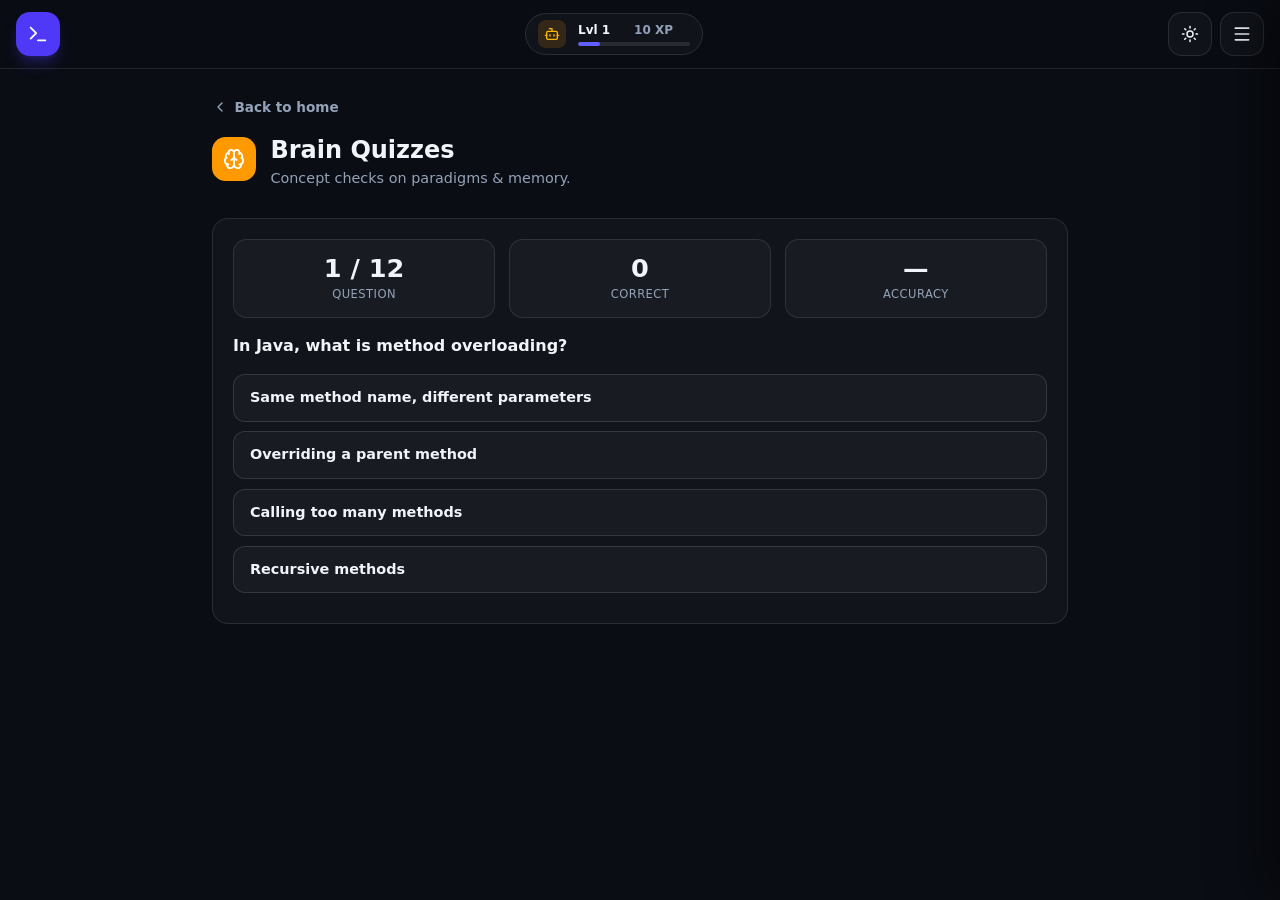
<file: pages/quizzes.html>
<!DOCTYPE html>
<html lang="en" class="dark">
<head>
  <meta charset="utf-8">
  <meta name="viewport" content="width=device-width, initial-scale=1">
  <title>Brain Quizzes — MultitaskCoder</title>
  <meta name="description" content="Multiple-choice quiz covering programming paradigms, memory management, and C/Python/Java concepts.">
  <meta name="theme-color" content="#4f46e5">
  <meta name="apple-mobile-web-app-capable" content="yes">
  <meta name="apple-mobile-web-app-status-bar-style" content="black-translucent">
  <meta name="apple-mobile-web-app-title" content="MultitaskCoder">
  <link rel="manifest" href="../manifest.webmanifest">
  <link rel="icon" href="../assets/icons/favicon.ico" type="image/x-icon">
  <link rel="apple-touch-icon" href="../assets/icons/icon-192.png">
  <link rel="stylesheet" href="../style.css">
</head>
<body>
  <div class="min-h-screen bg-[#0a0d14] text-slate-100 transition-colors surface-page app-shell">
    <header class="sticky top-0 z-40 flex items-center justify-between gap-3 px-4 py-3 backdrop-blur-xl border-b bg-[#0a0d14]/80 border-white/10 surface-panel">
      <a href="../index.html" class="flex h-11 w-11 items-center justify-center rounded-xl bg-indigo-600 text-white shadow-lg shadow-indigo-600/30 logo-3d" aria-label="MultitaskCoder home">
        <svg xmlns="http://www.w3.org/2000/svg" width="22" height="22" viewBox="0 0 24 24" fill="none" stroke="currentColor" stroke-width="2" stroke-linecap="round" stroke-linejoin="round" class="lucide lucide-terminal" aria-hidden="true">
          <path d="M12 19h8"></path>
          <path d="m4 17 6-6-6-6"></path>
        </svg>
      </a>
      <div class="flex items-center gap-3 rounded-full border px-3 py-1.5 bg-white/[0.03] border-white/10 surface-panel">
        <div class="flex h-7 w-7 items-center justify-center rounded-md bg-amber-500/15 text-amber-400">
          <svg xmlns="http://www.w3.org/2000/svg" width="16" height="16" viewBox="0 0 24 24" fill="none" stroke="currentColor" stroke-width="2" stroke-linecap="round" stroke-linejoin="round" class="lucide lucide-bot" aria-hidden="true">
            <path d="M12 8V4H8"></path>
            <rect width="16" height="12" x="4" y="8" rx="2"></rect>
            <path d="M2 14h2"></path>
            <path d="M20 14h2"></path>
            <path d="M15 13v2"></path>
            <path d="M9 13v2"></path>
          </svg>
        </div>
        <div class="flex flex-col leading-none">
          <div class="flex items-center gap-6 text-xs font-semibold">
            <span id="levelLabel">Lvl 1</span>
            <span id="xpLabel" class="text-slate-400 text-muted">10 XP</span>
          </div>
          <div class="mt-1 h-1 w-28 overflow-hidden rounded-full bg-white/10">
            <div id="xpBar" class="h-full w-1/5 rounded-full bg-indigo-500 xp-bar-fill"></div>
          </div>
        </div>
      </div>
      <div class="flex items-center gap-2">
        <button id="themeToggleBtn" aria-label="Toggle theme" class="flex h-11 w-11 items-center justify-center rounded-xl border bg-white/[0.03] border-white/10 surface-panel btn-3d">
          <svg xmlns="http://www.w3.org/2000/svg" width="18" height="18" viewBox="0 0 24 24" fill="none" stroke="currentColor" stroke-width="2" stroke-linecap="round" stroke-linejoin="round" class="lucide lucide-sun" aria-hidden="true" id="themeIcon">
            <circle cx="12" cy="12" r="4"></circle>
            <path d="M12 2v2"></path>
            <path d="M12 20v2"></path>
            <path d="m4.93 4.93 1.41 1.41"></path>
            <path d="m17.66 17.66 1.41 1.41"></path>
            <path d="M2 12h2"></path>
            <path d="M20 12h2"></path>
            <path d="m6.34 17.66-1.41 1.41"></path>
            <path d="m19.07 4.93-1.41 1.41"></path>
          </svg>
        </button>
        <button id="menuToggleBtn" aria-label="Open menu" aria-expanded="false" class="flex h-11 w-11 items-center justify-center rounded-xl border bg-white/[0.03] border-white/10 surface-panel btn-3d">
          <svg xmlns="http://www.w3.org/2000/svg" width="20" height="20" viewBox="0 0 24 24" fill="none" stroke="currentColor" stroke-width="2" stroke-linecap="round" stroke-linejoin="round" class="lucide lucide-menu" aria-hidden="true">
            <path d="M4 5h16"></path>
            <path d="M4 12h16"></path>
            <path d="M4 19h16"></path>
          </svg>
        </button>
      </div>
    </header>

    <div id="navOverlay" class="nav-overlay"></div>
    <nav id="navDrawer" class="nav-drawer surface-panel" aria-label="Site navigation">
      <div class="nav-drawer-head">
        <span class="nav-drawer-title">Menu</span>
        <button id="navCloseBtn" class="btn-3d nav-close-btn" aria-label="Close menu">&times;</button>
      </div>
      <a href="../index.html" class="nav-drawer-link">Home</a>
      <a href="./theory.html" class="nav-drawer-link">Theory Reference</a>
      <a href="./typing.html" class="nav-drawer-link">Speed Typing</a>
      <a href="./debugger.html" class="nav-drawer-link">Debugger Arena</a>
      <a href="./quizzes.html" class="nav-drawer-link">Brain Quizzes</a>
      <a href="./analytics.html" class="nav-drawer-link">Performance Analytics</a>
    </nav>
    <main class="app-container">
      <a href="../index.html" class="app-back-link">
        <svg xmlns="http://www.w3.org/2000/svg" width="16" height="16" viewBox="0 0 24 24" fill="none" stroke="currentColor" stroke-width="2" stroke-linecap="round" stroke-linejoin="round" aria-hidden="true"><path d="m15 18-6-6 6-6"></path></svg>
        Back to home
      </a>
      <div class="app-page-head">
        <div class="app-page-icon bg-amber-500"><svg xmlns="http://www.w3.org/2000/svg" width="22" height="22" viewBox="0 0 24 24" fill="none" stroke="currentColor" stroke-width="2" stroke-linecap="round" stroke-linejoin="round" aria-hidden="true"><path d="M12 18V5"></path><path d="M15 13a4.17 4.17 0 0 1-3-4 4.17 4.17 0 0 1-3 4"></path><path d="M17.598 6.5A3 3 0 1 0 12 5a3 3 0 1 0-5.598 1.5"></path><path d="M17.997 5.125a4 4 0 0 1 2.526 5.77"></path><path d="M18 18a4 4 0 0 0 2-7.464"></path><path d="M19.967 17.483A4 4 0 1 1 12 18a4 4 0 1 1-7.967-.517"></path><path d="M6 18a4 4 0 0 1-2-7.464"></path><path d="M6.003 5.125a4 4 0 0 0-2.526 5.77"></path></svg></div>
        <div>
          <h1 class="app-page-title">Brain Quizzes</h1>
          <p class="app-page-sub">Concept checks on paradigms & memory.</p>
        </div>
      </div>
      <div class="app-panel">
        <div class="app-grid-3" style="margin-bottom:1rem;">
          <div class="app-stat"><div class="app-stat-value" id="statProgress">1 / 12</div><div class="app-stat-label">Question</div></div>
          <div class="app-stat"><div class="app-stat-value" id="statCorrect">0</div><div class="app-stat-label">Correct</div></div>
          <div class="app-stat"><div class="app-stat-value" id="statAccuracy">—</div><div class="app-stat-label">Accuracy</div></div>
        </div>

        <p class="text-base font-bold" id="questionText" style="margin-bottom:1rem;"></p>
        <div id="optionsList"></div>

        <div style="margin-top:0.5rem;">
          <button class="app-btn" id="nextBtn" style="display:none;">Next question</button>
        </div>
      </div>

      <div class="app-panel" id="finalPanel" style="display:none; text-align:center;">
        <h2 class="text-lg font-bold mb-1">Quiz complete 🧠</h2>
        <p class="text-sm text-muted" id="finalSummary"></p>
        <p class="text-sm font-bold" style="color:#4ade80; margin-top:0.4rem;" id="finalXp"></p>
        <button class="app-btn" id="restartBtn" style="margin-top:1rem;">Try again</button>
      </div>

    </main>
  </div>
  <script src="../script.js"></script>
  <script src="./quizzes.js"></script>
</body>
</html>
</file>
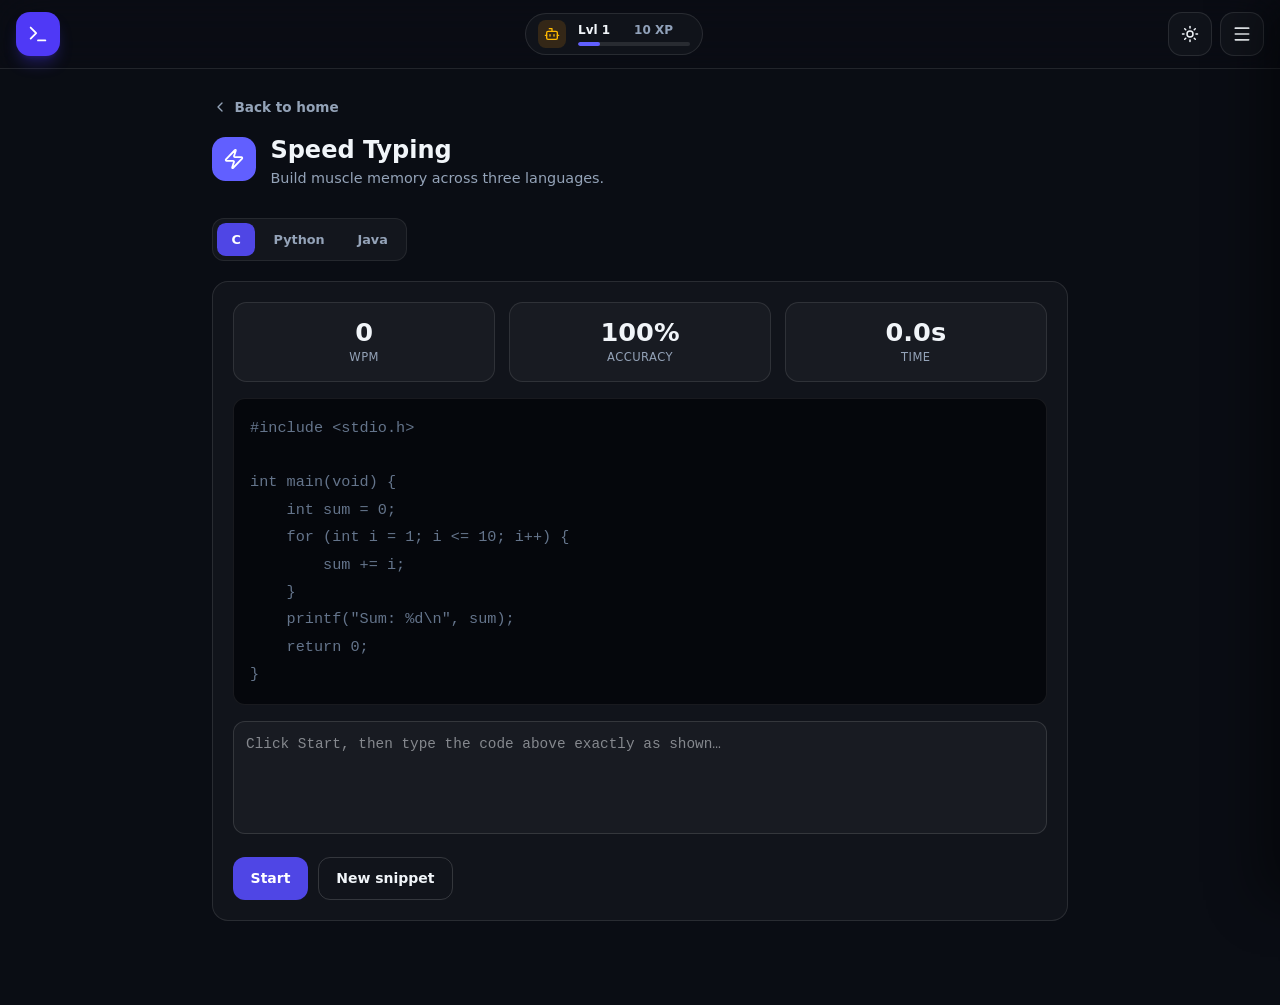
<file: pages/typing.html>
<!DOCTYPE html>
<html lang="en" class="dark">
<head>
  <meta charset="utf-8">
  <meta name="viewport" content="width=device-width, initial-scale=1">
  <title>Speed Typing — MultitaskCoder</title>
  <meta name="description" content="A code speed-typing drill for C, Python, and Java with live WPM and accuracy tracking.">
  <meta name="theme-color" content="#4f46e5">
  <meta name="apple-mobile-web-app-capable" content="yes">
  <meta name="apple-mobile-web-app-status-bar-style" content="black-translucent">
  <meta name="apple-mobile-web-app-title" content="MultitaskCoder">
  <link rel="manifest" href="../manifest.webmanifest">
  <link rel="icon" href="../assets/icons/favicon.ico" type="image/x-icon">
  <link rel="apple-touch-icon" href="../assets/icons/icon-192.png">
  <link rel="stylesheet" href="../style.css">
</head>
<body>
  <div class="min-h-screen bg-[#0a0d14] text-slate-100 transition-colors surface-page app-shell">
    <header class="sticky top-0 z-40 flex items-center justify-between gap-3 px-4 py-3 backdrop-blur-xl border-b bg-[#0a0d14]/80 border-white/10 surface-panel">
      <a href="../index.html" class="flex h-11 w-11 items-center justify-center rounded-xl bg-indigo-600 text-white shadow-lg shadow-indigo-600/30 logo-3d" aria-label="MultitaskCoder home">
        <svg xmlns="http://www.w3.org/2000/svg" width="22" height="22" viewBox="0 0 24 24" fill="none" stroke="currentColor" stroke-width="2" stroke-linecap="round" stroke-linejoin="round" class="lucide lucide-terminal" aria-hidden="true">
          <path d="M12 19h8"></path>
          <path d="m4 17 6-6-6-6"></path>
        </svg>
      </a>
      <div class="flex items-center gap-3 rounded-full border px-3 py-1.5 bg-white/[0.03] border-white/10 surface-panel">
        <div class="flex h-7 w-7 items-center justify-center rounded-md bg-amber-500/15 text-amber-400">
          <svg xmlns="http://www.w3.org/2000/svg" width="16" height="16" viewBox="0 0 24 24" fill="none" stroke="currentColor" stroke-width="2" stroke-linecap="round" stroke-linejoin="round" class="lucide lucide-bot" aria-hidden="true">
            <path d="M12 8V4H8"></path>
            <rect width="16" height="12" x="4" y="8" rx="2"></rect>
            <path d="M2 14h2"></path>
            <path d="M20 14h2"></path>
            <path d="M15 13v2"></path>
            <path d="M9 13v2"></path>
          </svg>
        </div>
        <div class="flex flex-col leading-none">
          <div class="flex items-center gap-6 text-xs font-semibold">
            <span id="levelLabel">Lvl 1</span>
            <span id="xpLabel" class="text-slate-400 text-muted">10 XP</span>
          </div>
          <div class="mt-1 h-1 w-28 overflow-hidden rounded-full bg-white/10">
            <div id="xpBar" class="h-full w-1/5 rounded-full bg-indigo-500 xp-bar-fill"></div>
          </div>
        </div>
      </div>
      <div class="flex items-center gap-2">
        <button id="themeToggleBtn" aria-label="Toggle theme" class="flex h-11 w-11 items-center justify-center rounded-xl border bg-white/[0.03] border-white/10 surface-panel btn-3d">
          <svg xmlns="http://www.w3.org/2000/svg" width="18" height="18" viewBox="0 0 24 24" fill="none" stroke="currentColor" stroke-width="2" stroke-linecap="round" stroke-linejoin="round" class="lucide lucide-sun" aria-hidden="true" id="themeIcon">
            <circle cx="12" cy="12" r="4"></circle>
            <path d="M12 2v2"></path>
            <path d="M12 20v2"></path>
            <path d="m4.93 4.93 1.41 1.41"></path>
            <path d="m17.66 17.66 1.41 1.41"></path>
            <path d="M2 12h2"></path>
            <path d="M20 12h2"></path>
            <path d="m6.34 17.66-1.41 1.41"></path>
            <path d="m19.07 4.93-1.41 1.41"></path>
          </svg>
        </button>
        <button id="menuToggleBtn" aria-label="Open menu" aria-expanded="false" class="flex h-11 w-11 items-center justify-center rounded-xl border bg-white/[0.03] border-white/10 surface-panel btn-3d">
          <svg xmlns="http://www.w3.org/2000/svg" width="20" height="20" viewBox="0 0 24 24" fill="none" stroke="currentColor" stroke-width="2" stroke-linecap="round" stroke-linejoin="round" class="lucide lucide-menu" aria-hidden="true">
            <path d="M4 5h16"></path>
            <path d="M4 12h16"></path>
            <path d="M4 19h16"></path>
          </svg>
        </button>
      </div>
    </header>

    <div id="navOverlay" class="nav-overlay"></div>
    <nav id="navDrawer" class="nav-drawer surface-panel" aria-label="Site navigation">
      <div class="nav-drawer-head">
        <span class="nav-drawer-title">Menu</span>
        <button id="navCloseBtn" class="btn-3d nav-close-btn" aria-label="Close menu">&times;</button>
      </div>
      <a href="../index.html" class="nav-drawer-link">Home</a>
      <a href="./theory.html" class="nav-drawer-link">Theory Reference</a>
      <a href="./typing.html" class="nav-drawer-link">Speed Typing</a>
      <a href="./debugger.html" class="nav-drawer-link">Debugger Arena</a>
      <a href="./quizzes.html" class="nav-drawer-link">Brain Quizzes</a>
      <a href="./analytics.html" class="nav-drawer-link">Performance Analytics</a>
    </nav>
    <main class="app-container">
      <a href="../index.html" class="app-back-link">
        <svg xmlns="http://www.w3.org/2000/svg" width="16" height="16" viewBox="0 0 24 24" fill="none" stroke="currentColor" stroke-width="2" stroke-linecap="round" stroke-linejoin="round" aria-hidden="true"><path d="m15 18-6-6 6-6"></path></svg>
        Back to home
      </a>
      <div class="app-page-head">
        <div class="app-page-icon bg-indigo-500"><svg xmlns="http://www.w3.org/2000/svg" width="22" height="22" viewBox="0 0 24 24" fill="none" stroke="currentColor" stroke-width="2" stroke-linecap="round" stroke-linejoin="round" aria-hidden="true"><path d="M4 14a1 1 0 0 1-.78-1.63l9.9-10.2a.5.5 0 0 1 .86.46l-1.92 6.02A1 1 0 0 0 13 10h7a1 1 0 0 1 .78 1.63l-9.9 10.2a.5.5 0 0 1-.86-.46l1.92-6.02A1 1 0 0 0 11 14z"></path></svg></div>
        <div>
          <h1 class="app-page-title">Speed Typing</h1>
          <p class="app-page-sub">Build muscle memory across three languages.</p>
        </div>
      </div>
      <div class="app-lang-tabs" id="langTabs">
        <button class="app-lang-tab is-active" data-lang="c">C</button>
        <button class="app-lang-tab" data-lang="python">Python</button>
        <button class="app-lang-tab" data-lang="java">Java</button>
      </div>

      <div class="app-panel">
        <div class="app-grid-3" style="margin-bottom:1rem;">
          <div class="app-stat"><div class="app-stat-value" id="statWpm">0</div><div class="app-stat-label">WPM</div></div>
          <div class="app-stat"><div class="app-stat-value" id="statAccuracy">100%</div><div class="app-stat-label">Accuracy</div></div>
          <div class="app-stat"><div class="app-stat-value" id="statTime">0.0s</div><div class="app-stat-label">Time</div></div>
        </div>

        <div class="typing-target app-code-block" id="typingTarget"></div>
        <textarea id="typingInput" class="typing-input" rows="4" placeholder="Click Start, then type the code above exactly as shown…" disabled></textarea>

        <div style="margin-top:1rem; display:flex; gap:0.6rem; flex-wrap:wrap;">
          <button class="app-btn" id="startBtn">Start</button>
          <button class="app-btn app-btn-ghost" id="newSnippetBtn">New snippet</button>
        </div>

        <div id="resultPanel" style="display:none; margin-top:1.25rem; padding-top:1.25rem; border-top:1px solid rgba(255,255,255,0.1);">
          <h3 class="text-base font-bold mb-2">Nice work! 🎉</h3>
          <p class="text-sm text-muted" id="resultSummary"></p>
          <p class="text-sm font-bold" style="color:#4ade80; margin-top:0.4rem;" id="resultXp"></p>
        </div>
      </div>

    </main>
  </div>
  <script src="../script.js"></script>
  <script src="./typing.js"></script>
</body>
</html>
</file>
